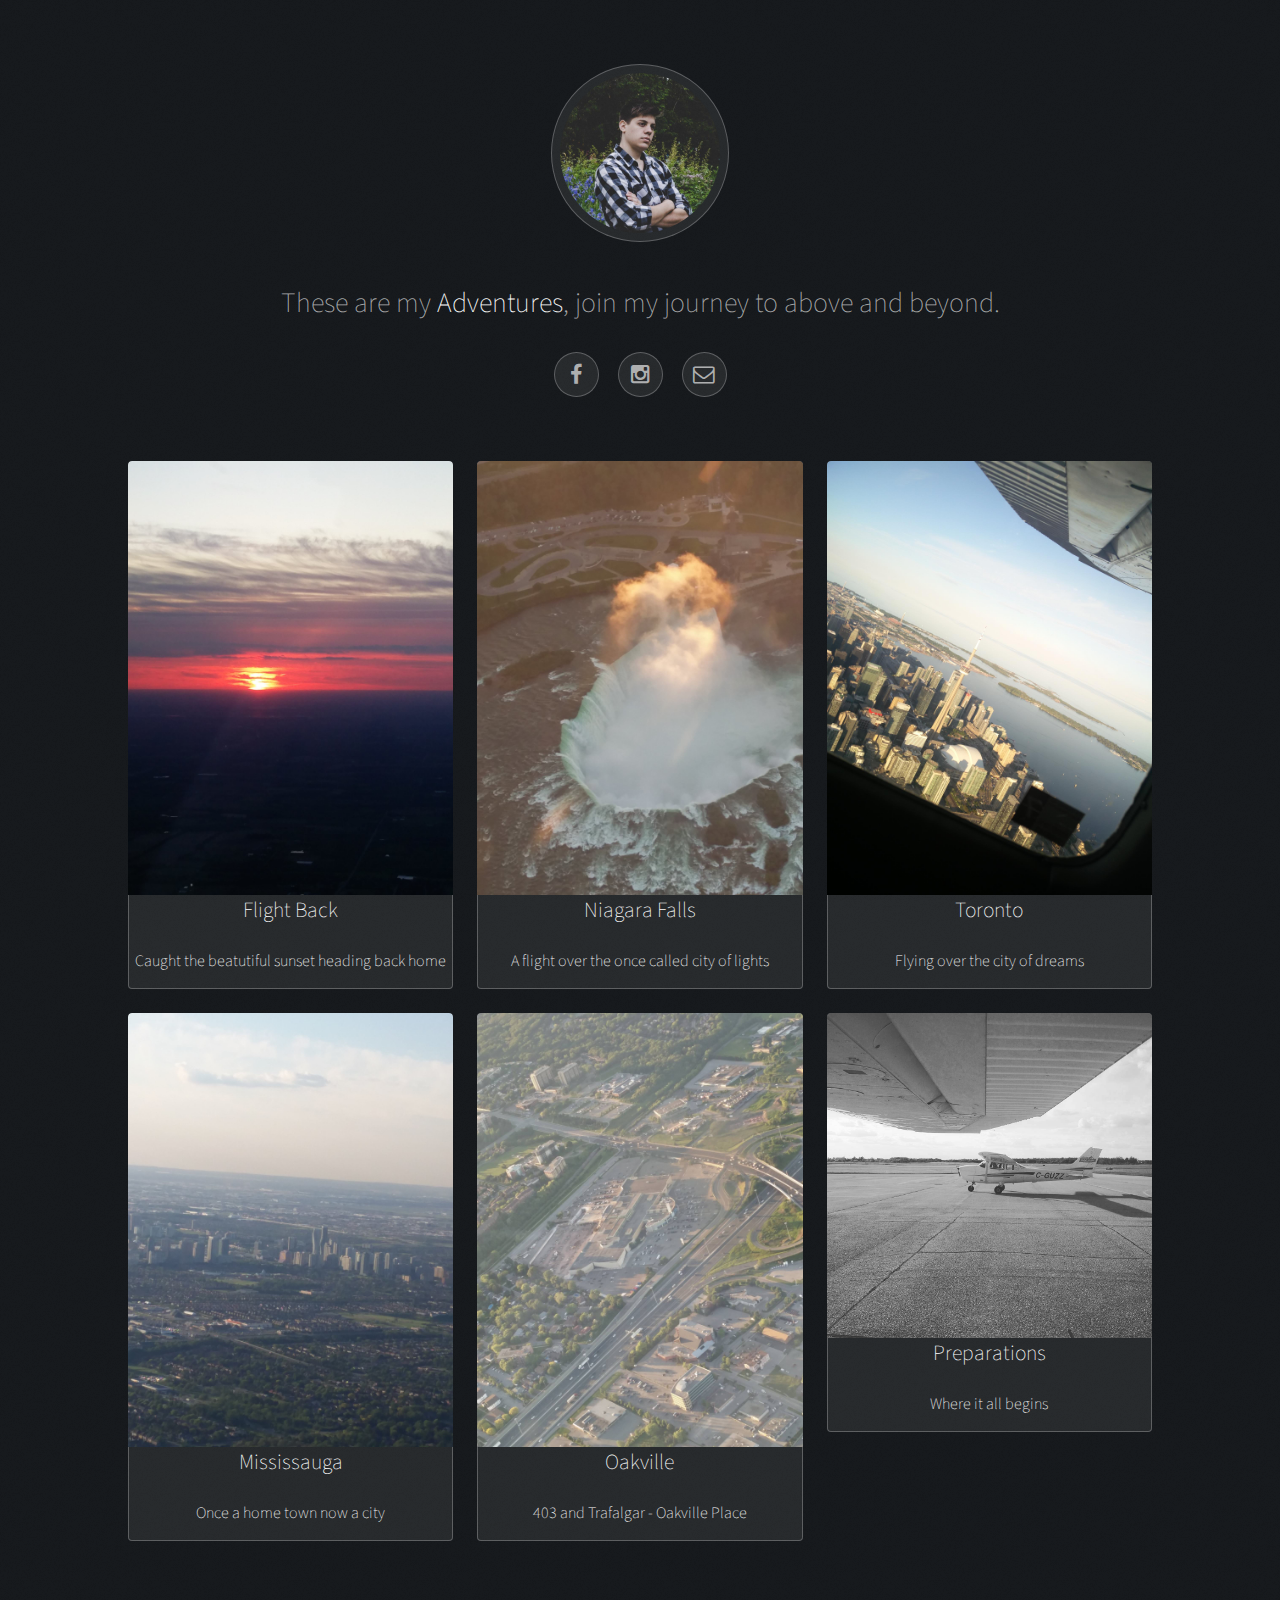
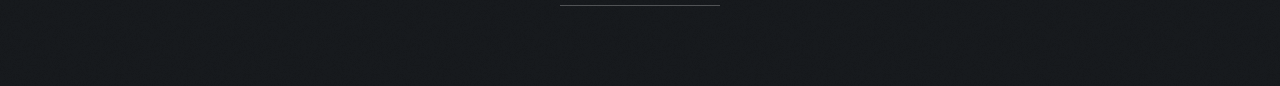
<file: adventures/adventures.html>
<!DOCTYPE HTML>
<!--
	Visualize by TEMPLATED
	templated.co @templatedco
	Released for free under the Creative Commons Attribution 3.0 license (templated.co/license)
-->
<html>
	<head>
		<title>Adventures</title>
		<link rel="shortcut icon" href="images/lion.png">
		<meta charset="utf-8" />
		<meta name="viewport" content="width=device-width, initial-scale=1" />
		<link rel="stylesheet" href="assets/css/main.css" />
	</head>
	<body>

		<!-- Wrapper -->
			<div id="wrapper">


				<!-- Header -->
					<header id="header">
						<span class="avatar"><img src="images/Okan.jpg" alt="" /></span>
						<h1>These are my <strong>Adventures</strong>, join my journey to above and beyond.</h1>
						<ul class="icons">
							<!--<li><a href="#" class="icon style2 fa-twitter"><span class="label">Twitter</span></a></li> -->
							<li><a href="" class="icon style2 fa-facebook"><span class="label">Facebook</span></a></li>
							<li><a href="https://www.instagram.com/okan_dodanli/" class="icon style2 fa-instagram"><span class="label">Instagram</span></a></li>
							<li><a href="#" class="icon style2 fa-envelope-o"><span class="label">Email</span></a></li>
						</ul>
					</header>

				<!-- Main -->
					<section id="main">

						<!-- Thumbnails -->
							<section class="thumbnails">
								<div>
									<a href="images/fulls/01.jpg">
										<img src="images/thumbs/sunset.jpg" alt="" />
										<h2> <strong> Flight Back </strong> </h2> <h4>Caught the beatutiful sunset heading back home</h4>
									</a>
									<a href="images/fulls/04.jpg">
										<img src="images/thumbs/mississauga.jpg" alt="" />
										<h2> <strong> Mississauga </strong> </h2> <h4>Once a home town now a city</h4>
									</a>
									
								</div>
								<div>
									<a href="images/fulls/03.jpg">
										<img src="images/thumbs/niagara-falls-2.jpg" alt="" />
										<h2> <strong> Niagara Falls </strong> </h2> <h4>A flight over the once called city of lights</h4>
									</a>
									<a href="images/fulls/07.jpg">
										<img src="images/thumbs/oakville.jpg" alt="" />
										<h2> <strong> Oakville </strong> </h2> <h4>403 and Trafalgar - Oakville Place</h4>
									</a>
									
								</div>
								<div>
									<a href="images/fulls/02.jpg">
										<img src="images/thumbs/toronto.jpg" alt="" />
										<h2> <strong> Toronto </strong> </h2> <h4>Flying over the city of dreams</h4>
									</a>
									<a href="images/fulls/05.jpg">
										<img src="images/thumbs/KW-apron.jpg" alt="" />
										<h2> <strong> Preparations </strong> </h2> <h4>Where it all begins</h4>
									</a>
								</div>
							</section>

					</section>

				<!-- Footer -->
					<footer id="footer">
						<!--<p>&copy; Untitled. All rights reserved. Design: <a href="http://templated.co">TEMPLATED</a>. Demo Images: <a href="http://unsplash.com">Unsplash</a>.</p> -->
					</footer>

			</div>
			


		<!-- Scripts -->
			<script src="assets/js/jquery.min.js"></script>
			<script src="assets/js/jquery.poptrox.min.js"></script>
			<script src="assets/js/skel.min.js"></script>
			<script src="assets/js/main.js"></script>

	</body>
</html>
</file>
<file: adventures/assets/css/main.css>
@charset "UTF-8";
@import url(font-awesome.min.css);
@import url("http://fonts.googleapis.com/css?family=Source+Sans+Pro:200");

/*
	Visualize by TEMPLATED
	templated.co @templatedco
	Released for free under the Creative Commons Attribution 3.0 license (templated.co/license)
*/

/* Reset */

	html, body, div, span, applet, object, iframe, h1, h2, h3, h4, h5, h6, p, blockquote, pre, a, abbr, acronym, address, big, cite, code, del, dfn, em, img, ins, kbd, q, s, samp, small, strike, strong, sub, sup, tt, var, b, u, i, center, dl, dt, dd, ol, ul, li, fieldset, form, label, legend, table, caption, tbody, tfoot, thead, tr, th, td, article, aside, canvas, details, embed, figure, figcaption, footer, header, hgroup, menu, nav, output, ruby, section, summary, time, mark, audio, video {
		margin: 0;
		padding: 0;
		border: 0;
		font-size: 100%;
		font: inherit;
		vertical-align: baseline;
	}

	article, aside, details, figcaption, figure, footer, header, hgroup, menu, nav, section {
		display: block;
	}

	body {
		line-height: 1;
	}

	ol, ul {
		list-style: none;
	}

	blockquote, q {
		quotes: none;
	}

	blockquote:before, blockquote:after, q:before, q:after {
		content: '';
		content: none;
	}

	table {
		border-collapse: collapse;
		border-spacing: 0;
	}

	body {
		-webkit-text-size-adjust: none;
	}

/* Box Model */

	*, *:before, *:after {
		-moz-box-sizing: border-box;
		-webkit-box-sizing: border-box;
		box-sizing: border-box;
	}

/* Grid */

	.row {
		border-bottom: solid 1px transparent;
		-moz-box-sizing: border-box;
		-webkit-box-sizing: border-box;
		box-sizing: border-box;
	}

	.row > * {
		float: left;
		-moz-box-sizing: border-box;
		-webkit-box-sizing: border-box;
		box-sizing: border-box;
	}

	.row:after, .row:before {
		content: '';
		display: block;
		clear: both;
		height: 0;
	}

	.row.uniform > * > :first-child {
		margin-top: 0;
	}

	.row.uniform > * > :last-child {
		margin-bottom: 0;
	}

	.row.\30 \25 > * {
		padding: 0 0 0 0em;
	}

	.row.\30 \25 {
		margin: 0 0 -1px 0em;
	}

	.row.uniform.\30 \25 > * {
		padding: 0em 0 0 0em;
	}

	.row.uniform.\30 \25 {
		margin: 0em 0 -1px 0em;
	}

	.row > * {
		padding: 0 0 0 2em;
	}

	.row {
		margin: 0 0 -1px -2em;
	}

	.row.uniform > * {
		padding: 2em 0 0 2em;
	}

	.row.uniform {
		margin: -2em 0 -1px -2em;
	}

	.row.\32 00\25 > * {
		padding: 0 0 0 4em;
	}

	.row.\32 00\25 {
		margin: 0 0 -1px -4em;
	}

	.row.uniform.\32 00\25 > * {
		padding: 4em 0 0 4em;
	}

	.row.uniform.\32 00\25 {
		margin: -4em 0 -1px -4em;
	}

	.row.\31 50\25 > * {
		padding: 0 0 0 3em;
	}

	.row.\31 50\25 {
		margin: 0 0 -1px -3em;
	}

	.row.uniform.\31 50\25 > * {
		padding: 3em 0 0 3em;
	}

	.row.uniform.\31 50\25 {
		margin: -3em 0 -1px -3em;
	}

	.row.\35 0\25 > * {
		padding: 0 0 0 1em;
	}

	.row.\35 0\25 {
		margin: 0 0 -1px -1em;
	}

	.row.uniform.\35 0\25 > * {
		padding: 1em 0 0 1em;
	}

	.row.uniform.\35 0\25 {
		margin: -1em 0 -1px -1em;
	}

	.row.\32 5\25 > * {
		padding: 0 0 0 0.5em;
	}

	.row.\32 5\25 {
		margin: 0 0 -1px -0.5em;
	}

	.row.uniform.\32 5\25 > * {
		padding: 0.5em 0 0 0.5em;
	}

	.row.uniform.\32 5\25 {
		margin: -0.5em 0 -1px -0.5em;
	}

	.\31 2u, .\31 2u\24 {
		width: 100%;
		clear: none;
		margin-left: 0;
	}

	.\31 1u, .\31 1u\24 {
		width: 91.6666666667%;
		clear: none;
		margin-left: 0;
	}

	.\31 0u, .\31 0u\24 {
		width: 83.3333333333%;
		clear: none;
		margin-left: 0;
	}

	.\39 u, .\39 u\24 {
		width: 75%;
		clear: none;
		margin-left: 0;
	}

	.\38 u, .\38 u\24 {
		width: 66.6666666667%;
		clear: none;
		margin-left: 0;
	}

	.\37 u, .\37 u\24 {
		width: 58.3333333333%;
		clear: none;
		margin-left: 0;
	}

	.\36 u, .\36 u\24 {
		width: 50%;
		clear: none;
		margin-left: 0;
	}

	.\35 u, .\35 u\24 {
		width: 41.6666666667%;
		clear: none;
		margin-left: 0;
	}

	.\34 u, .\34 u\24 {
		width: 33.3333333333%;
		clear: none;
		margin-left: 0;
	}

	.\33 u, .\33 u\24 {
		width: 25%;
		clear: none;
		margin-left: 0;
	}

	.\32 u, .\32 u\24 {
		width: 16.6666666667%;
		clear: none;
		margin-left: 0;
	}

	.\31 u, .\31 u\24 {
		width: 8.3333333333%;
		clear: none;
		margin-left: 0;
	}

	.\31 2u\24 + *,
	.\31 1u\24 + *,
	.\31 0u\24 + *,
	.\39 u\24 + *,
	.\38 u\24 + *,
	.\37 u\24 + *,
	.\36 u\24 + *,
	.\35 u\24 + *,
	.\34 u\24 + *,
	.\33 u\24 + *,
	.\32 u\24 + *,
	.\31 u\24 + * {
		clear: left;
	}

	.\-11u {
		margin-left: 91.66667%;
	}

	.\-10u {
		margin-left: 83.33333%;
	}

	.\-9u {
		margin-left: 75%;
	}

	.\-8u {
		margin-left: 66.66667%;
	}

	.\-7u {
		margin-left: 58.33333%;
	}

	.\-6u {
		margin-left: 50%;
	}

	.\-5u {
		margin-left: 41.66667%;
	}

	.\-4u {
		margin-left: 33.33333%;
	}

	.\-3u {
		margin-left: 25%;
	}

	.\-2u {
		margin-left: 16.66667%;
	}

	.\-1u {
		margin-left: 8.33333%;
	}

	@media screen and (max-width: 1680px) {

		.row > * {
			padding: 0 0 0 2em;
		}

		.row {
			margin: 0 0 -1px -2em;
		}

		.row.uniform > * {
			padding: 2em 0 0 2em;
		}

		.row.uniform {
			margin: -2em 0 -1px -2em;
		}

		.row.\32 00\25 > * {
			padding: 0 0 0 4em;
		}

		.row.\32 00\25 {
			margin: 0 0 -1px -4em;
		}

		.row.uniform.\32 00\25 > * {
			padding: 4em 0 0 4em;
		}

		.row.uniform.\32 00\25 {
			margin: -4em 0 -1px -4em;
		}

		.row.\31 50\25 > * {
			padding: 0 0 0 3em;
		}

		.row.\31 50\25 {
			margin: 0 0 -1px -3em;
		}

		.row.uniform.\31 50\25 > * {
			padding: 3em 0 0 3em;
		}

		.row.uniform.\31 50\25 {
			margin: -3em 0 -1px -3em;
		}

		.row.\35 0\25 > * {
			padding: 0 0 0 1em;
		}

		.row.\35 0\25 {
			margin: 0 0 -1px -1em;
		}

		.row.uniform.\35 0\25 > * {
			padding: 1em 0 0 1em;
		}

		.row.uniform.\35 0\25 {
			margin: -1em 0 -1px -1em;
		}

		.row.\32 5\25 > * {
			padding: 0 0 0 0.5em;
		}

		.row.\32 5\25 {
			margin: 0 0 -1px -0.5em;
		}

		.row.uniform.\32 5\25 > * {
			padding: 0.5em 0 0 0.5em;
		}

		.row.uniform.\32 5\25 {
			margin: -0.5em 0 -1px -0.5em;
		}

		.\31 2u\28xlarge\29, .\31 2u\24\28xlarge\29 {
			width: 100%;
			clear: none;
			margin-left: 0;
		}

		.\31 1u\28xlarge\29, .\31 1u\24\28xlarge\29 {
			width: 91.6666666667%;
			clear: none;
			margin-left: 0;
		}

		.\31 0u\28xlarge\29, .\31 0u\24\28xlarge\29 {
			width: 83.3333333333%;
			clear: none;
			margin-left: 0;
		}

		.\39 u\28xlarge\29, .\39 u\24\28xlarge\29 {
			width: 75%;
			clear: none;
			margin-left: 0;
		}

		.\38 u\28xlarge\29, .\38 u\24\28xlarge\29 {
			width: 66.6666666667%;
			clear: none;
			margin-left: 0;
		}

		.\37 u\28xlarge\29, .\37 u\24\28xlarge\29 {
			width: 58.3333333333%;
			clear: none;
			margin-left: 0;
		}

		.\36 u\28xlarge\29, .\36 u\24\28xlarge\29 {
			width: 50%;
			clear: none;
			margin-left: 0;
		}

		.\35 u\28xlarge\29, .\35 u\24\28xlarge\29 {
			width: 41.6666666667%;
			clear: none;
			margin-left: 0;
		}

		.\34 u\28xlarge\29, .\34 u\24\28xlarge\29 {
			width: 33.3333333333%;
			clear: none;
			margin-left: 0;
		}

		.\33 u\28xlarge\29, .\33 u\24\28xlarge\29 {
			width: 25%;
			clear: none;
			margin-left: 0;
		}

		.\32 u\28xlarge\29, .\32 u\24\28xlarge\29 {
			width: 16.6666666667%;
			clear: none;
			margin-left: 0;
		}

		.\31 u\28xlarge\29, .\31 u\24\28xlarge\29 {
			width: 8.3333333333%;
			clear: none;
			margin-left: 0;
		}

		.\31 2u\24\28xlarge\29 + *,
		.\31 1u\24\28xlarge\29 + *,
		.\31 0u\24\28xlarge\29 + *,
		.\39 u\24\28xlarge\29 + *,
		.\38 u\24\28xlarge\29 + *,
		.\37 u\24\28xlarge\29 + *,
		.\36 u\24\28xlarge\29 + *,
		.\35 u\24\28xlarge\29 + *,
		.\34 u\24\28xlarge\29 + *,
		.\33 u\24\28xlarge\29 + *,
		.\32 u\24\28xlarge\29 + *,
		.\31 u\24\28xlarge\29 + * {
			clear: left;
		}

		.\-11u\28xlarge\29 {
			margin-left: 91.66667%;
		}

		.\-10u\28xlarge\29 {
			margin-left: 83.33333%;
		}

		.\-9u\28xlarge\29 {
			margin-left: 75%;
		}

		.\-8u\28xlarge\29 {
			margin-left: 66.66667%;
		}

		.\-7u\28xlarge\29 {
			margin-left: 58.33333%;
		}

		.\-6u\28xlarge\29 {
			margin-left: 50%;
		}

		.\-5u\28xlarge\29 {
			margin-left: 41.66667%;
		}

		.\-4u\28xlarge\29 {
			margin-left: 33.33333%;
		}

		.\-3u\28xlarge\29 {
			margin-left: 25%;
		}

		.\-2u\28xlarge\29 {
			margin-left: 16.66667%;
		}

		.\-1u\28xlarge\29 {
			margin-left: 8.33333%;
		}

	}

	@media screen and (max-width: 1280px) {

		.row > * {
			padding: 0 0 0 2em;
		}

		.row {
			margin: 0 0 -1px -2em;
		}

		.row.uniform > * {
			padding: 2em 0 0 2em;
		}

		.row.uniform {
			margin: -2em 0 -1px -2em;
		}

		.row.\32 00\25 > * {
			padding: 0 0 0 4em;
		}

		.row.\32 00\25 {
			margin: 0 0 -1px -4em;
		}

		.row.uniform.\32 00\25 > * {
			padding: 4em 0 0 4em;
		}

		.row.uniform.\32 00\25 {
			margin: -4em 0 -1px -4em;
		}

		.row.\31 50\25 > * {
			padding: 0 0 0 3em;
		}

		.row.\31 50\25 {
			margin: 0 0 -1px -3em;
		}

		.row.uniform.\31 50\25 > * {
			padding: 3em 0 0 3em;
		}

		.row.uniform.\31 50\25 {
			margin: -3em 0 -1px -3em;
		}

		.row.\35 0\25 > * {
			padding: 0 0 0 1em;
		}

		.row.\35 0\25 {
			margin: 0 0 -1px -1em;
		}

		.row.uniform.\35 0\25 > * {
			padding: 1em 0 0 1em;
		}

		.row.uniform.\35 0\25 {
			margin: -1em 0 -1px -1em;
		}

		.row.\32 5\25 > * {
			padding: 0 0 0 0.5em;
		}

		.row.\32 5\25 {
			margin: 0 0 -1px -0.5em;
		}

		.row.uniform.\32 5\25 > * {
			padding: 0.5em 0 0 0.5em;
		}

		.row.uniform.\32 5\25 {
			margin: -0.5em 0 -1px -0.5em;
		}

		.\31 2u\28large\29, .\31 2u\24\28large\29 {
			width: 100%;
			clear: none;
			margin-left: 0;
		}

		.\31 1u\28large\29, .\31 1u\24\28large\29 {
			width: 91.6666666667%;
			clear: none;
			margin-left: 0;
		}

		.\31 0u\28large\29, .\31 0u\24\28large\29 {
			width: 83.3333333333%;
			clear: none;
			margin-left: 0;
		}

		.\39 u\28large\29, .\39 u\24\28large\29 {
			width: 75%;
			clear: none;
			margin-left: 0;
		}

		.\38 u\28large\29, .\38 u\24\28large\29 {
			width: 66.6666666667%;
			clear: none;
			margin-left: 0;
		}

		.\37 u\28large\29, .\37 u\24\28large\29 {
			width: 58.3333333333%;
			clear: none;
			margin-left: 0;
		}

		.\36 u\28large\29, .\36 u\24\28large\29 {
			width: 50%;
			clear: none;
			margin-left: 0;
		}

		.\35 u\28large\29, .\35 u\24\28large\29 {
			width: 41.6666666667%;
			clear: none;
			margin-left: 0;
		}

		.\34 u\28large\29, .\34 u\24\28large\29 {
			width: 33.3333333333%;
			clear: none;
			margin-left: 0;
		}

		.\33 u\28large\29, .\33 u\24\28large\29 {
			width: 25%;
			clear: none;
			margin-left: 0;
		}

		.\32 u\28large\29, .\32 u\24\28large\29 {
			width: 16.6666666667%;
			clear: none;
			margin-left: 0;
		}

		.\31 u\28large\29, .\31 u\24\28large\29 {
			width: 8.3333333333%;
			clear: none;
			margin-left: 0;
		}

		.\31 2u\24\28large\29 + *,
		.\31 1u\24\28large\29 + *,
		.\31 0u\24\28large\29 + *,
		.\39 u\24\28large\29 + *,
		.\38 u\24\28large\29 + *,
		.\37 u\24\28large\29 + *,
		.\36 u\24\28large\29 + *,
		.\35 u\24\28large\29 + *,
		.\34 u\24\28large\29 + *,
		.\33 u\24\28large\29 + *,
		.\32 u\24\28large\29 + *,
		.\31 u\24\28large\29 + * {
			clear: left;
		}

		.\-11u\28large\29 {
			margin-left: 91.66667%;
		}

		.\-10u\28large\29 {
			margin-left: 83.33333%;
		}

		.\-9u\28large\29 {
			margin-left: 75%;
		}

		.\-8u\28large\29 {
			margin-left: 66.66667%;
		}

		.\-7u\28large\29 {
			margin-left: 58.33333%;
		}

		.\-6u\28large\29 {
			margin-left: 50%;
		}

		.\-5u\28large\29 {
			margin-left: 41.66667%;
		}

		.\-4u\28large\29 {
			margin-left: 33.33333%;
		}

		.\-3u\28large\29 {
			margin-left: 25%;
		}

		.\-2u\28large\29 {
			margin-left: 16.66667%;
		}

		.\-1u\28large\29 {
			margin-left: 8.33333%;
		}

	}

	@media screen and (max-width: 980px) {

		.row > * {
			padding: 0 0 0 2em;
		}

		.row {
			margin: 0 0 -1px -2em;
		}

		.row.uniform > * {
			padding: 2em 0 0 2em;
		}

		.row.uniform {
			margin: -2em 0 -1px -2em;
		}

		.row.\32 00\25 > * {
			padding: 0 0 0 4em;
		}

		.row.\32 00\25 {
			margin: 0 0 -1px -4em;
		}

		.row.uniform.\32 00\25 > * {
			padding: 4em 0 0 4em;
		}

		.row.uniform.\32 00\25 {
			margin: -4em 0 -1px -4em;
		}

		.row.\31 50\25 > * {
			padding: 0 0 0 3em;
		}

		.row.\31 50\25 {
			margin: 0 0 -1px -3em;
		}

		.row.uniform.\31 50\25 > * {
			padding: 3em 0 0 3em;
		}

		.row.uniform.\31 50\25 {
			margin: -3em 0 -1px -3em;
		}

		.row.\35 0\25 > * {
			padding: 0 0 0 1em;
		}

		.row.\35 0\25 {
			margin: 0 0 -1px -1em;
		}

		.row.uniform.\35 0\25 > * {
			padding: 1em 0 0 1em;
		}

		.row.uniform.\35 0\25 {
			margin: -1em 0 -1px -1em;
		}

		.row.\32 5\25 > * {
			padding: 0 0 0 0.5em;
		}

		.row.\32 5\25 {
			margin: 0 0 -1px -0.5em;
		}

		.row.uniform.\32 5\25 > * {
			padding: 0.5em 0 0 0.5em;
		}

		.row.uniform.\32 5\25 {
			margin: -0.5em 0 -1px -0.5em;
		}

		.\31 2u\28medium\29, .\31 2u\24\28medium\29 {
			width: 100%;
			clear: none;
			margin-left: 0;
		}

		.\31 1u\28medium\29, .\31 1u\24\28medium\29 {
			width: 91.6666666667%;
			clear: none;
			margin-left: 0;
		}

		.\31 0u\28medium\29, .\31 0u\24\28medium\29 {
			width: 83.3333333333%;
			clear: none;
			margin-left: 0;
		}

		.\39 u\28medium\29, .\39 u\24\28medium\29 {
			width: 75%;
			clear: none;
			margin-left: 0;
		}

		.\38 u\28medium\29, .\38 u\24\28medium\29 {
			width: 66.6666666667%;
			clear: none;
			margin-left: 0;
		}

		.\37 u\28medium\29, .\37 u\24\28medium\29 {
			width: 58.3333333333%;
			clear: none;
			margin-left: 0;
		}

		.\36 u\28medium\29, .\36 u\24\28medium\29 {
			width: 50%;
			clear: none;
			margin-left: 0;
		}

		.\35 u\28medium\29, .\35 u\24\28medium\29 {
			width: 41.6666666667%;
			clear: none;
			margin-left: 0;
		}

		.\34 u\28medium\29, .\34 u\24\28medium\29 {
			width: 33.3333333333%;
			clear: none;
			margin-left: 0;
		}

		.\33 u\28medium\29, .\33 u\24\28medium\29 {
			width: 25%;
			clear: none;
			margin-left: 0;
		}

		.\32 u\28medium\29, .\32 u\24\28medium\29 {
			width: 16.6666666667%;
			clear: none;
			margin-left: 0;
		}

		.\31 u\28medium\29, .\31 u\24\28medium\29 {
			width: 8.3333333333%;
			clear: none;
			margin-left: 0;
		}

		.\31 2u\24\28medium\29 + *,
		.\31 1u\24\28medium\29 + *,
		.\31 0u\24\28medium\29 + *,
		.\39 u\24\28medium\29 + *,
		.\38 u\24\28medium\29 + *,
		.\37 u\24\28medium\29 + *,
		.\36 u\24\28medium\29 + *,
		.\35 u\24\28medium\29 + *,
		.\34 u\24\28medium\29 + *,
		.\33 u\24\28medium\29 + *,
		.\32 u\24\28medium\29 + *,
		.\31 u\24\28medium\29 + * {
			clear: left;
		}

		.\-11u\28medium\29 {
			margin-left: 91.66667%;
		}

		.\-10u\28medium\29 {
			margin-left: 83.33333%;
		}

		.\-9u\28medium\29 {
			margin-left: 75%;
		}

		.\-8u\28medium\29 {
			margin-left: 66.66667%;
		}

		.\-7u\28medium\29 {
			margin-left: 58.33333%;
		}

		.\-6u\28medium\29 {
			margin-left: 50%;
		}

		.\-5u\28medium\29 {
			margin-left: 41.66667%;
		}

		.\-4u\28medium\29 {
			margin-left: 33.33333%;
		}

		.\-3u\28medium\29 {
			margin-left: 25%;
		}

		.\-2u\28medium\29 {
			margin-left: 16.66667%;
		}

		.\-1u\28medium\29 {
			margin-left: 8.33333%;
		}

	}

	@media screen and (max-width: 736px) {

		.row > * {
			padding: 0 0 0 2em;
		}

		.row {
			margin: 0 0 -1px -2em;
		}

		.row.uniform > * {
			padding: 2em 0 0 2em;
		}

		.row.uniform {
			margin: -2em 0 -1px -2em;
		}

		.row.\32 00\25 > * {
			padding: 0 0 0 4em;
		}

		.row.\32 00\25 {
			margin: 0 0 -1px -4em;
		}

		.row.uniform.\32 00\25 > * {
			padding: 4em 0 0 4em;
		}

		.row.uniform.\32 00\25 {
			margin: -4em 0 -1px -4em;
		}

		.row.\31 50\25 > * {
			padding: 0 0 0 3em;
		}

		.row.\31 50\25 {
			margin: 0 0 -1px -3em;
		}

		.row.uniform.\31 50\25 > * {
			padding: 3em 0 0 3em;
		}

		.row.uniform.\31 50\25 {
			margin: -3em 0 -1px -3em;
		}

		.row.\35 0\25 > * {
			padding: 0 0 0 1em;
		}

		.row.\35 0\25 {
			margin: 0 0 -1px -1em;
		}

		.row.uniform.\35 0\25 > * {
			padding: 1em 0 0 1em;
		}

		.row.uniform.\35 0\25 {
			margin: -1em 0 -1px -1em;
		}

		.row.\32 5\25 > * {
			padding: 0 0 0 0.5em;
		}

		.row.\32 5\25 {
			margin: 0 0 -1px -0.5em;
		}

		.row.uniform.\32 5\25 > * {
			padding: 0.5em 0 0 0.5em;
		}

		.row.uniform.\32 5\25 {
			margin: -0.5em 0 -1px -0.5em;
		}

		.\31 2u\28small\29, .\31 2u\24\28small\29 {
			width: 100%;
			clear: none;
			margin-left: 0;
		}

		.\31 1u\28small\29, .\31 1u\24\28small\29 {
			width: 91.6666666667%;
			clear: none;
			margin-left: 0;
		}

		.\31 0u\28small\29, .\31 0u\24\28small\29 {
			width: 83.3333333333%;
			clear: none;
			margin-left: 0;
		}

		.\39 u\28small\29, .\39 u\24\28small\29 {
			width: 75%;
			clear: none;
			margin-left: 0;
		}

		.\38 u\28small\29, .\38 u\24\28small\29 {
			width: 66.6666666667%;
			clear: none;
			margin-left: 0;
		}

		.\37 u\28small\29, .\37 u\24\28small\29 {
			width: 58.3333333333%;
			clear: none;
			margin-left: 0;
		}

		.\36 u\28small\29, .\36 u\24\28small\29 {
			width: 50%;
			clear: none;
			margin-left: 0;
		}

		.\35 u\28small\29, .\35 u\24\28small\29 {
			width: 41.6666666667%;
			clear: none;
			margin-left: 0;
		}

		.\34 u\28small\29, .\34 u\24\28small\29 {
			width: 33.3333333333%;
			clear: none;
			margin-left: 0;
		}

		.\33 u\28small\29, .\33 u\24\28small\29 {
			width: 25%;
			clear: none;
			margin-left: 0;
		}

		.\32 u\28small\29, .\32 u\24\28small\29 {
			width: 16.6666666667%;
			clear: none;
			margin-left: 0;
		}

		.\31 u\28small\29, .\31 u\24\28small\29 {
			width: 8.3333333333%;
			clear: none;
			margin-left: 0;
		}

		.\31 2u\24\28small\29 + *,
		.\31 1u\24\28small\29 + *,
		.\31 0u\24\28small\29 + *,
		.\39 u\24\28small\29 + *,
		.\38 u\24\28small\29 + *,
		.\37 u\24\28small\29 + *,
		.\36 u\24\28small\29 + *,
		.\35 u\24\28small\29 + *,
		.\34 u\24\28small\29 + *,
		.\33 u\24\28small\29 + *,
		.\32 u\24\28small\29 + *,
		.\31 u\24\28small\29 + * {
			clear: left;
		}

		.\-11u\28small\29 {
			margin-left: 91.66667%;
		}

		.\-10u\28small\29 {
			margin-left: 83.33333%;
		}

		.\-9u\28small\29 {
			margin-left: 75%;
		}

		.\-8u\28small\29 {
			margin-left: 66.66667%;
		}

		.\-7u\28small\29 {
			margin-left: 58.33333%;
		}

		.\-6u\28small\29 {
			margin-left: 50%;
		}

		.\-5u\28small\29 {
			margin-left: 41.66667%;
		}

		.\-4u\28small\29 {
			margin-left: 33.33333%;
		}

		.\-3u\28small\29 {
			margin-left: 25%;
		}

		.\-2u\28small\29 {
			margin-left: 16.66667%;
		}

		.\-1u\28small\29 {
			margin-left: 8.33333%;
		}

	}

	@media screen and (max-width: 480px) {

		.row > * {
			padding: 0 0 0 2em;
		}

		.row {
			margin: 0 0 -1px -2em;
		}

		.row.uniform > * {
			padding: 2em 0 0 2em;
		}

		.row.uniform {
			margin: -2em 0 -1px -2em;
		}

		.row.\32 00\25 > * {
			padding: 0 0 0 4em;
		}

		.row.\32 00\25 {
			margin: 0 0 -1px -4em;
		}

		.row.uniform.\32 00\25 > * {
			padding: 4em 0 0 4em;
		}

		.row.uniform.\32 00\25 {
			margin: -4em 0 -1px -4em;
		}

		.row.\31 50\25 > * {
			padding: 0 0 0 3em;
		}

		.row.\31 50\25 {
			margin: 0 0 -1px -3em;
		}

		.row.uniform.\31 50\25 > * {
			padding: 3em 0 0 3em;
		}

		.row.uniform.\31 50\25 {
			margin: -3em 0 -1px -3em;
		}

		.row.\35 0\25 > * {
			padding: 0 0 0 1em;
		}

		.row.\35 0\25 {
			margin: 0 0 -1px -1em;
		}

		.row.uniform.\35 0\25 > * {
			padding: 1em 0 0 1em;
		}

		.row.uniform.\35 0\25 {
			margin: -1em 0 -1px -1em;
		}

		.row.\32 5\25 > * {
			padding: 0 0 0 0.5em;
		}

		.row.\32 5\25 {
			margin: 0 0 -1px -0.5em;
		}

		.row.uniform.\32 5\25 > * {
			padding: 0.5em 0 0 0.5em;
		}

		.row.uniform.\32 5\25 {
			margin: -0.5em 0 -1px -0.5em;
		}

		.\31 2u\28xsmall\29, .\31 2u\24\28xsmall\29 {
			width: 100%;
			clear: none;
			margin-left: 0;
		}

		.\31 1u\28xsmall\29, .\31 1u\24\28xsmall\29 {
			width: 91.6666666667%;
			clear: none;
			margin-left: 0;
		}

		.\31 0u\28xsmall\29, .\31 0u\24\28xsmall\29 {
			width: 83.3333333333%;
			clear: none;
			margin-left: 0;
		}

		.\39 u\28xsmall\29, .\39 u\24\28xsmall\29 {
			width: 75%;
			clear: none;
			margin-left: 0;
		}

		.\38 u\28xsmall\29, .\38 u\24\28xsmall\29 {
			width: 66.6666666667%;
			clear: none;
			margin-left: 0;
		}

		.\37 u\28xsmall\29, .\37 u\24\28xsmall\29 {
			width: 58.3333333333%;
			clear: none;
			margin-left: 0;
		}

		.\36 u\28xsmall\29, .\36 u\24\28xsmall\29 {
			width: 50%;
			clear: none;
			margin-left: 0;
		}

		.\35 u\28xsmall\29, .\35 u\24\28xsmall\29 {
			width: 41.6666666667%;
			clear: none;
			margin-left: 0;
		}

		.\34 u\28xsmall\29, .\34 u\24\28xsmall\29 {
			width: 33.3333333333%;
			clear: none;
			margin-left: 0;
		}

		.\33 u\28xsmall\29, .\33 u\24\28xsmall\29 {
			width: 25%;
			clear: none;
			margin-left: 0;
		}

		.\32 u\28xsmall\29, .\32 u\24\28xsmall\29 {
			width: 16.6666666667%;
			clear: none;
			margin-left: 0;
		}

		.\31 u\28xsmall\29, .\31 u\24\28xsmall\29 {
			width: 8.3333333333%;
			clear: none;
			margin-left: 0;
		}

		.\31 2u\24\28xsmall\29 + *,
		.\31 1u\24\28xsmall\29 + *,
		.\31 0u\24\28xsmall\29 + *,
		.\39 u\24\28xsmall\29 + *,
		.\38 u\24\28xsmall\29 + *,
		.\37 u\24\28xsmall\29 + *,
		.\36 u\24\28xsmall\29 + *,
		.\35 u\24\28xsmall\29 + *,
		.\34 u\24\28xsmall\29 + *,
		.\33 u\24\28xsmall\29 + *,
		.\32 u\24\28xsmall\29 + *,
		.\31 u\24\28xsmall\29 + * {
			clear: left;
		}

		.\-11u\28xsmall\29 {
			margin-left: 91.66667%;
		}

		.\-10u\28xsmall\29 {
			margin-left: 83.33333%;
		}

		.\-9u\28xsmall\29 {
			margin-left: 75%;
		}

		.\-8u\28xsmall\29 {
			margin-left: 66.66667%;
		}

		.\-7u\28xsmall\29 {
			margin-left: 58.33333%;
		}

		.\-6u\28xsmall\29 {
			margin-left: 50%;
		}

		.\-5u\28xsmall\29 {
			margin-left: 41.66667%;
		}

		.\-4u\28xsmall\29 {
			margin-left: 33.33333%;
		}

		.\-3u\28xsmall\29 {
			margin-left: 25%;
		}

		.\-2u\28xsmall\29 {
			margin-left: 16.66667%;
		}

		.\-1u\28xsmall\29 {
			margin-left: 8.33333%;
		}

	}

/* Basic */

	@-ms-viewport {
		width: device-width;
	}

	body {
		-ms-overflow-style: scrollbar;
	}

	@media screen and (max-width: 480px) {

		html, body {
			min-width: 320px;
		}

	}

	body {
		background: #1b1f22;
		background-image: linear-gradient(to top, rgba(19, 21, 25, 0.5), rgba(19, 21, 25, 0.5)), url("../../images/overlay.png");
		
		

	}

		body.is-loading *, body.is-loading *:before, body.is-loading *:after {
			-moz-animation: none !important;
			-webkit-animation: none !important;
			-ms-animation: none !important;
			animation: none !important;
			-moz-transition: none !important;
			-webkit-transition: none !important;
			-ms-transition: none !important;
			transition: none !important;
		}

/* Type */

	body, input, select, textarea {
		color: rgba(255, 255, 255, 0.65);
		font-family: "Source Sans Pro", Helvetica, sans-serif;
		font-size: 13pt;
		font-weight: 200;
		line-height: 1.65;
	}

		@media screen and (max-width: 1280px) {

			body, input, select, textarea {
				font-size: 12pt;
			}

		}

	a {
		color: inherit;
		text-decoration: none;
		border-bottom: dotted 1px rgba(255, 255, 255, 0.35);
		-moz-transition: border-bottom-color 0.2s ease-in-out, color 0.2s ease-in-out;
		-webkit-transition: border-bottom-color 0.2s ease-in-out, color 0.2s ease-in-out;
		-ms-transition: border-bottom-color 0.2s ease-in-out, color 0.2s ease-in-out;
		transition: border-bottom-color 0.2s ease-in-out, color 0.2s ease-in-out;
	}

		a:hover {
			color: #ffffff;
			border-bottom-color: transparent;
		}

	strong, b {
		color: #ffffff;
		font-weight: 200;
	}

	em, i {
		font-style: italic;
	}

	p {
		margin: 0 0 2em 0;
	}

	h1, h2, h3, h4, h5, h6 {
		color: #ffffff;
		font-weight: 200;
		line-height: 1.5;
		margin: 0 0 1em 0;
	}

		h1 a, h2 a, h3 a, h4 a, h5 a, h6 a {
			color: inherit;
			text-decoration: none;
		}

		@media screen and (max-width: 980px) {

			h1 br, h2 br, h3 br, h4 br, h5 br, h6 br {
				display: none;
			}

		}

	h1 {
		font-size: 1.75em;
	}

		@media screen and (max-width: 980px) {

			h1 {
				font-size: 1.5em;
			}

		}

		@media screen and (max-width: 736px) {

			h1 {
				font-size: 1.25em;
			}

		}

	h2 {
		font-size: 1.35em;
	}

		@media screen and (max-width: 736px) {

			h2 {
				font-size: 1em;
			}

		}

	h3 {
		font-size: 1em;
	}

	h4 {
		font-size: 1em;
	}

	h5 {
		font-size: 0.9em;
	}

	h6 {
		font-size: 0.7em;
	}

	sub {
		font-size: 0.8em;
		position: relative;
		top: 0.5em;
	}

	sup {
		font-size: 0.8em;
		position: relative;
		top: -0.5em;
	}

	blockquote {
		border-left: solid 4px rgba(255, 255, 255, 0.25);
		font-style: italic;
		margin: 0 0 2em 0;
		padding: 0.5em 0 0.5em 2em;
	}

	code {
		background: rgba(255, 255, 255, 0.075);
		border-radius: 4px;
		border: solid 1px rgba(255, 255, 255, 0.25);
		font-family: "Courier New", monospace;
		font-size: 0.9em;
		margin: 0 0.25em;
		padding: 0.25em 0.65em;
	}

	pre {
		-webkit-overflow-scrolling: touch;
		font-family: "Courier New", monospace;
		font-size: 0.9em;
		margin: 0 0 2em 0;
	}

		pre code {
			display: block;
			line-height: 1.75;
			padding: 1em 1.5em;
			overflow-x: auto;
		}

	hr {
		border: 0;
		border-bottom: solid 1px rgba(255, 255, 255, 0.25);
		margin: 2em 0;
	}

		hr.major {
			margin: 3em 0;
		}

	.align-left {
		text-align: left;
	}

	.align-center {
		text-align: center;
	}

	.align-right {
		text-align: right;
	}

/* Section/Article */

	section.special, article.special {
		text-align: center;
	}

	header p {
		color: rgba(255, 255, 255, 0.35);
		position: relative;
		margin: 0 0 1.5em 0;
	}

	header h2 + p {
		font-size: 1.25em;
		margin-top: -1em;
	}

	header h3 + p {
		font-size: 1.1em;
		margin-top: -0.8em;
	}

	header h4 + p,
	header h5 + p,
	header h6 + p {
		font-size: 0.9em;
		margin-top: -0.6em;
	}

/* Form */

	form {
		margin: 0 0 2em 0;
	}

	label {
		color: #ffffff;
		display: block;
		font-size: 0.9em;
		font-weight: 200;
		margin: 0 0 1em 0;
	}

	input[type="text"],
	input[type="password"],
	input[type="email"],
	input[type="tel"],
	select,
	textarea {
		-moz-appearance: none;
		-webkit-appearance: none;
		-ms-appearance: none;
		appearance: none;
		background: rgba(255, 255, 255, 0.075);
		border-radius: 4px;
		border: none;
		border: solid 1px rgba(255, 255, 255, 0.25);
		color: inherit;
		display: block;
		outline: 0;
		padding: 0 1em;
		text-decoration: none;
		width: 100%;
	}

		input[type="text"]:invalid,
		input[type="password"]:invalid,
		input[type="email"]:invalid,
		input[type="tel"]:invalid,
		select:invalid,
		textarea:invalid {
			box-shadow: none;
		}

		input[type="text"]:focus,
		input[type="password"]:focus,
		input[type="email"]:focus,
		input[type="tel"]:focus,
		select:focus,
		textarea:focus {
			border-color: #FF6382;
			box-shadow: 0 0 0 1px #FF6382;
		}

	.select-wrapper {
		text-decoration: none;
		display: block;
		position: relative;
	}

		.select-wrapper:before {
			content: "";
			-moz-osx-font-smoothing: grayscale;
			-webkit-font-smoothing: antialiased;
			font-family: FontAwesome;
			font-style: normal;
			font-weight: normal;
			text-transform: none !important;
		}

		.select-wrapper:before {
			color: rgba(255, 255, 255, 0.25);
			display: block;
			height: 2.75em;
			line-height: 2.75em;
			pointer-events: none;
			position: absolute;
			right: 0;
			text-align: center;
			top: 0;
			width: 2.75em;
		}

		.select-wrapper select::-ms-expand {
			display: none;
		}

	input[type="text"],
	input[type="password"],
	input[type="email"],
	select {
		height: 2.75em;
	}

	textarea {
		padding: 0.75em 1em;
	}

	input[type="checkbox"],
	input[type="radio"] {
		-moz-appearance: none;
		-webkit-appearance: none;
		-ms-appearance: none;
		appearance: none;
		display: block;
		float: left;
		margin-right: -2em;
		opacity: 0;
		width: 1em;
		z-index: -1;
	}

		input[type="checkbox"] + label,
		input[type="radio"] + label {
			text-decoration: none;
			color: rgba(255, 255, 255, 0.65);
			cursor: pointer;
			display: inline-block;
			font-size: 1em;
			font-weight: 200;
			padding-left: 2.4em;
			padding-right: 0.75em;
			position: relative;
		}

			input[type="checkbox"] + label:before,
			input[type="radio"] + label:before {
				-moz-osx-font-smoothing: grayscale;
				-webkit-font-smoothing: antialiased;
				font-family: FontAwesome;
				font-style: normal;
				font-weight: normal;
				text-transform: none !important;
			}

			input[type="checkbox"] + label:before,
			input[type="radio"] + label:before {
				background: rgba(255, 255, 255, 0.075);
				border-radius: 4px;
				border: solid 1px rgba(255, 255, 255, 0.25);
				content: '';
				display: inline-block;
				height: 1.65em;
				left: 0;
				line-height: 1.58125em;
				position: absolute;
				text-align: center;
				top: 0;
				width: 1.65em;
			}

		input[type="checkbox"]:checked + label:before,
		input[type="radio"]:checked + label:before {
			background: #FF6382;
			border-color: #FF6382;
			color: #ffffff;
			content: '\f00c';
		}

		input[type="checkbox"]:focus + label:before,
		input[type="radio"]:focus + label:before {
			border-color: #FF6382;
			box-shadow: 0 0 0 1px #FF6382;
		}

	input[type="checkbox"] + label:before {
		border-radius: 4px;
	}

	input[type="radio"] + label:before {
		border-radius: 100%;
	}

	::-webkit-input-placeholder {
		color: rgba(255, 255, 255, 0.35) !important;
		opacity: 1.0;
	}

	:-moz-placeholder {
		color: rgba(255, 255, 255, 0.35) !important;
		opacity: 1.0;
	}

	::-moz-placeholder {
		color: rgba(255, 255, 255, 0.35) !important;
		opacity: 1.0;
	}

	:-ms-input-placeholder {
		color: rgba(255, 255, 255, 0.35) !important;
		opacity: 1.0;
	}

	.formerize-placeholder {
		color: rgba(255, 255, 255, 0.35) !important;
		opacity: 1.0;
	}

/* Box */

	.box {
		border-radius: 4px;
		border: solid 1px rgba(255, 255, 255, 0.25);
		margin-bottom: 2em;
		padding: 1.5em;
	}

		.box > :last-child,
		.box > :last-child > :last-child,
		.box > :last-child > :last-child > :last-child {
			margin-bottom: 0;
		}

		.box.alt {
			border: 0;
			border-radius: 0;
			padding: 0;
		}

/* Icon */

	.icon {
		text-decoration: none;
		border-bottom: none;
		position: relative;
	}

		.icon:before {
			-moz-osx-font-smoothing: grayscale;
			-webkit-font-smoothing: antialiased;
			font-family: FontAwesome;
			font-style: normal;
			font-weight: normal;
			text-transform: none !important;
		}

		.icon > .label {
			display: none;
		}

		.icon.style2 {
			-moz-transition: all 0.2s ease;
			-webkit-transition: all 0.2s ease;
			-ms-transition: all 0.2s ease;
			transition: all 0.2s ease;
			border-radius: 100%;
			display: inline-block;
			padding: 0.5em;
			border: solid 1px rgba(255, 255, 255, 0.25);
			background-color: rgba(255, 255, 255, 0.075);
		}

			.icon.style2:before {
				display: block;
				width: 1.25em;
				height: 1.25em;
				line-height: 1.25em;
				font-size: 1.35em;
			}

			.icon.style2:hover {
				background-color: rgba(255, 255, 255, 0.25);
			}

			@media screen and (max-width: 736px) {

				.icon.style2:before {
					font-size: 1em;
				}

			}

/* Image */

	.image {
		border-radius: 4px;
		border: 0;
		display: inline-block;
		position: relative;
	}

		.image img {
			border-radius: 4px;
			display: block;
		}

		.image.left, .image.right {
			max-width: 40%;
		}

			.image.left img, .image.right img {
				width: 100%;
			}

		.image.left {
			float: left;
			padding: 0 1.5em 1em 0;
			top: 0.25em;
		}

		.image.right {
			float: right;
			padding: 0 0 1em 1.5em;
			top: 0.25em;
		}

		.image.fit {
			display: block;
			margin: 0 0 2em 0;
			width: 100%;
		}

			.image.fit img {
				width: 100%;
			}

		.image.main {
			display: block;
			margin: 0 0 3em 0;
			width: 100%;
		}

			.image.main img {
				width: 100%;
			}

/* List */

	ol {
		list-style: decimal;
		margin: 0 0 2em 0;
		padding-left: 1.25em;
	}

		ol li {
			padding-left: 0.25em;
		}

	ul {
		list-style: disc;
		margin: 0 0 2em 0;
		padding-left: 1em;
	}

		ul li {
			padding-left: 0.5em;
		}

		ul.alt {
			list-style: none;
			padding-left: 0;
		}

			ul.alt li {
				border-top: solid 1px rgba(255, 255, 255, 0.25);
				padding: 0.5em 0;
			}

				ul.alt li:first-child {
					border-top: 0;
					padding-top: 0;
				}

		ul.icons {
			cursor: default;
			list-style: none;
			padding-left: 0;
		}

			ul.icons li {
				display: inline-block;
				padding: 0 1em 0 0;
			}

				ul.icons li:last-child {
					padding-right: 0;
				}

		ul.actions {
			cursor: default;
			list-style: none;
			padding-left: 0;
		}

			ul.actions li {
				display: inline-block;
				padding: 0 1em 0 0;
				vertical-align: middle;
			}

				ul.actions li:last-child {
					padding-right: 0;
				}

			ul.actions.small li {
				padding: 0 0.5em 0 0;
			}

			ul.actions.vertical li {
				display: block;
				padding: 1em 0 0 0;
			}

				ul.actions.vertical li:first-child {
					padding-top: 0;
				}

				ul.actions.vertical li > * {
					margin-bottom: 0;
				}

			ul.actions.vertical.small li {
				padding: 0.5em 0 0 0;
			}

				ul.actions.vertical.small li:first-child {
					padding-top: 0;
				}

			ul.actions.fit {
				display: table;
				margin-left: -1em;
				padding: 0;
				table-layout: fixed;
				width: calc(100% + 1em);
			}

				ul.actions.fit li {
					display: table-cell;
					padding: 0 0 0 1em;
				}

					ul.actions.fit li > * {
						margin-bottom: 0;
					}

				ul.actions.fit.small {
					margin-left: -0.5em;
					width: calc(100% + 0.5em);
				}

					ul.actions.fit.small li {
						padding: 0 0 0 0.5em;
					}

			@media screen and (max-width: 480px) {

				ul.actions {
					margin: 0 0 2em 0;
				}

					ul.actions li {
						padding: 1em 0 0 0;
						display: block;
						text-align: center;
						width: 100%;
					}

						ul.actions li:first-child {
							padding-top: 0;
						}

						ul.actions li > * {
							width: 100%;
							margin: 0 !important;
						}

							ul.actions li > *.icon:before {
								margin-left: -2em;
							}

					ul.actions.small li {
						padding: 0.5em 0 0 0;
					}

						ul.actions.small li:first-child {
							padding-top: 0;
						}

			}

	dl {
		margin: 0 0 2em 0;
	}

		dl dt {
			display: block;
			font-weight: 200;
			margin: 0 0 1em 0;
		}

		dl dd {
			margin-left: 2em;
		}

/* Table */

	.table-wrapper {
		-webkit-overflow-scrolling: touch;
		overflow-x: auto;
	}

	table {
		margin: 0 0 2em 0;
		width: 100%;
	}

		table tbody tr {
			border: solid 1px rgba(255, 255, 255, 0.25);
			border-left: 0;
			border-right: 0;
		}

			table tbody tr:nth-child(2n + 1) {
				background-color: rgba(255, 255, 255, 0.075);
			}

		table td {
			padding: 0.75em 0.75em;
		}

		table th {
			color: #ffffff;
			font-size: 0.9em;
			font-weight: 200;
			padding: 0 0.75em 0.75em 0.75em;
			text-align: left;
		}

		table thead {
			border-bottom: solid 2px rgba(255, 255, 255, 0.25);
		}

		table tfoot {
			border-top: solid 2px rgba(255, 255, 255, 0.25);
		}

		table.alt {
			border-collapse: separate;
		}

			table.alt tbody tr td {
				border: solid 1px rgba(255, 255, 255, 0.25);
				border-left-width: 0;
				border-top-width: 0;
			}

				table.alt tbody tr td:first-child {
					border-left-width: 1px;
				}

			table.alt tbody tr:first-child td {
				border-top-width: 1px;
			}

			table.alt thead {
				border-bottom: 0;
			}

			table.alt tfoot {
				border-top: 0;
			}

/* Button */

	input[type="submit"],
	input[type="reset"],
	input[type="button"],
	button,
	.button {
		-moz-appearance: none;
		-webkit-appearance: none;
		-ms-appearance: none;
		appearance: none;
		-moz-transition: background-color 0.2s ease-in-out, color 0.2s ease-in-out;
		-webkit-transition: background-color 0.2s ease-in-out, color 0.2s ease-in-out;
		-ms-transition: background-color 0.2s ease-in-out, color 0.2s ease-in-out;
		transition: background-color 0.2s ease-in-out, color 0.2s ease-in-out;
		background-color: #FF6382;
		border-radius: 4px;
		border: 0;
		color: !important;
		cursor: pointer;
		display: inline-block;
		font-weight: 200;
		height: 2.85em;
		line-height: 2.95em;
		padding: 0 1.5em;
		text-align: center;
		text-decoration: none;
		white-space: nowrap;
	}

		input[type="submit"]:hover,
		input[type="reset"]:hover,
		input[type="button"]:hover,
		button:hover,
		.button:hover {
			background-color: #ff7c96;
		}

		input[type="submit"]:active,
		input[type="reset"]:active,
		input[type="button"]:active,
		button:active,
		.button:active {
			background-color: #ff496e;
		}

		input[type="submit"].icon,
		input[type="reset"].icon,
		input[type="button"].icon,
		button.icon,
		.button.icon {
			padding-left: 1.35em;
		}

			input[type="submit"].icon:before,
			input[type="reset"].icon:before,
			input[type="button"].icon:before,
			button.icon:before,
			.button.icon:before {
				margin-right: 0.5em;
			}

		input[type="submit"].fit,
		input[type="reset"].fit,
		input[type="button"].fit,
		button.fit,
		.button.fit {
			display: block;
			margin: 0 0 1em 0;
			width: 100%;
		}

		input[type="submit"].small,
		input[type="reset"].small,
		input[type="button"].small,
		button.small,
		.button.small {
			font-size: 0.8em;
		}

		input[type="submit"].big,
		input[type="reset"].big,
		input[type="button"].big,
		button.big,
		.button.big {
			font-size: 1.35em;
		}

		input[type="submit"].alt,
		input[type="reset"].alt,
		input[type="button"].alt,
		button.alt,
		.button.alt {
			background-color: transparent;
			box-shadow: inset 0 0 0 2px rgba(255, 255, 255, 0.25);
			color: #ffffff !important;
		}

			input[type="submit"].alt:hover,
			input[type="reset"].alt:hover,
			input[type="button"].alt:hover,
			button.alt:hover,
			.button.alt:hover {
				background-color: rgba(255, 255, 255, 0.075);
			}

			input[type="submit"].alt:active,
			input[type="reset"].alt:active,
			input[type="button"].alt:active,
			button.alt:active,
			.button.alt:active {
				background-color: rgba(255, 0, 0, 0.2);
			}

			input[type="submit"].alt.icon:before,
			input[type="reset"].alt.icon:before,
			input[type="button"].alt.icon:before,
			button.alt.icon:before,
			.button.alt.icon:before {
				color: rgba(255, 255, 255, 0.35);
			}

		input[type="submit"].special,
		input[type="reset"].special,
		input[type="button"].special,
		button.special,
		.button.special {
			background-color: #FF6382;
			color: !important;
		}

			input[type="submit"].special:hover,
			input[type="reset"].special:hover,
			input[type="button"].special:hover,
			button.special:hover,
			.button.special:hover {
				background-color: #ff7c96;
			}

			input[type="submit"].special:active,
			input[type="reset"].special:active,
			input[type="button"].special:active,
			button.special:active,
			.button.special:active {
				background-color: #ff496e;
			}

		input[type="submit"].disabled, input[type="submit"]:disabled,
		input[type="reset"].disabled,
		input[type="reset"]:disabled,
		input[type="button"].disabled,
		input[type="button"]:disabled,
		button.disabled,
		button:disabled,
		.button.disabled,
		.button:disabled {
			background-color: rgba(255, 255, 255, 0.65) !important;
			box-shadow: inset 0 -0.15em 0 0 rgba(0, 0, 0, 0.15);
			color: #000 !important;
			cursor: default;
			opacity: 0.25;
		}

		@media screen and (max-width: 480px) {

			input[type="submit"],
			input[type="reset"],
			input[type="button"],
			button,
			.button {
				padding: 0;
			}

		}

/* Thumbnails */

	.thumbnails {
		display: -moz-flex;
		display: -webkit-flex;
		display: -ms-flex;
		display: flex;
		-moz-flex-direction: row;
		-webkit-flex-direction: row;
		-ms-flex-direction: row;
		flex-direction: row;
		position: relative;
		margin: 0 0 2em -2em;
	}

		.thumbnails a {
			-moz-transition: all 0.2s ease;
			-webkit-transition: all 0.2s ease;
			-ms-transition: all 0.2s ease;
			transition: all 0.2s ease;
			border-bottom: none;
			display: block;
			width: 100%;
			margin: 0 0 2em 0;
			text-align: center;
			border-radius: 4px;
			box-shadow: inset 0 0 0 1px rgba(255, 255, 255, 0.25);
			background-color: rgba(255, 255, 255, 0.075);
			cursor: pointer;
			outline: 0;
			overflow: hidden;
		}

			.thumbnails a img {
				display: block;
				width: 100%;
				border-top-left-radius: 4px;
				border-top-right-radius: 4px;
			}

			.thumbnails a h3 {
				margin: 1em;
			}

			.thumbnails a:hover {
				background-color: rgba(255, 255, 255, 0.25);
				box-shadow: inset 0 0 0 1px rgba(255, 255, 255, 0.25), 0 0 0.5em 0 #FF6382;
			}

		.thumbnails > div {
			display: -moz-flex;
			display: -webkit-flex;
			display: -ms-flex;
			display: flex;
			-moz-flex-direction: column;
			-webkit-flex-direction: column;
			-ms-flex-direction: column;
			flex-direction: column;
			width: calc(100% / 3);
			padding-left: 2em;
		}

			.thumbnails > div > :last-child {
				margin-bottom: 0;
			}

		@media screen and (max-width: 1280px) {

			.thumbnails {
				margin: 0 0 2em -1.5em;
			}

				.thumbnails a {
					margin: 0 0 1.5em 0;
				}

				.thumbnails > div {
					padding-left: 1.5em;
				}

		}

		@media screen and (max-width: 980px) {

			.thumbnails h3 {
				font-size: 0.8em;
			}

		}

		@media screen and (max-width: 480px) {

			.thumbnails {
				display: block;
			}

				.thumbnails a {
					margin: 0 0 2em 0 !important;
				}

				.thumbnails > div {
					display: block;
					width: 100%;
				}

					.thumbnails > div:last-child > :last-child {
						margin-bottom: 0 !important;
					}

				.thumbnails h3 {
					font-size: 1em;
				}

		}

/* Poptrox */

	.poptrox-popup {
		-moz-box-sizing: content-box;
		-webkit-box-sizing: content-box;
		-ms-box-sizing: content-box;
		box-sizing: content-box;
		background: rgba(255, 255, 255, 0.25);
		box-shadow: 0 0.5em 3em 0 rgba(0, 0, 0, 0.25);
		border-radius: 4px;
		overflow: hidden;
	}

		.poptrox-popup .closer {
			-moz-transition: opacity 0.2s ease-in-out;
			-webkit-transition: opacity 0.2s ease-in-out;
			-ms-transition: opacity 0.2s ease-in-out;
			transition: opacity 0.2s ease-in-out;
			text-decoration: none;
			position: absolute;
			top: 1em;
			right: 1em;
			z-index: 2;
			-webkit-tap-highlight-color: rgba(255, 255, 255, 0);
			white-space: nowrap;
			text-indent: 2.5em;
			overflow: hidden;
			width: 2.5em;
			height: 2.5em;
			display: block;
		}

			.poptrox-popup .closer:before {
				content: "";
				-moz-osx-font-smoothing: grayscale;
				-webkit-font-smoothing: antialiased;
				font-family: FontAwesome;
				font-style: normal;
				font-weight: normal;
				text-transform: none !important;
			}

			.poptrox-popup .closer:before {
				display: block;
				position: relative;
				text-indent: 0;
				border-radius: 100%;
				box-shadow: inset 0 0 0 1px #ffffff;
				color: #ffffff !important;
				width: 2.5em;
				height: 2.5em;
				line-height: 2.5em;
			}

		.poptrox-popup:hover .closer {
			opacity: 0.5;
		}

			.poptrox-popup:hover .closer:hover {
				opacity: 1.0;
			}

/* Wrapper */

	#wrapper {
		max-width: 68em;
		width: 100%;
		margin: 0 auto;
		padding: 0 2em;
		opacity: 1;
		filter: none;
		-moz-transition: opacity 1s ease, -moz-filter 1s ease;
		-webkit-transition: opacity 1s ease, -webkit-filter 1s ease;
		-ms-transition: opacity 1s ease, -ms-filter 1s ease;
		transition: opacity 1s ease, filter 1s ease;
	}

	body.is-loading #wrapper {
		opacity: 0;
		-moz-filter: blur(1px);
		-webkit-filter: blur(1px);
		-ms-filter: blur(1px);
		filter: blur(1px);
	}

	body.is-covered #wrapper {
		-moz-filter: blur(3px);
		-webkit-filter: blur(3px);
		-ms-filter: blur(3px);
		filter: blur(3px);
	}

/* Header */

	#header {
		text-align: center;
		padding: 6em 0 4em 0;
	}

		#header h1 {
			color: rgba(255, 255, 255, 0.65);
		}

		#header .avatar {
			border-radius: 100%;
			display: inline-block;
			margin: 0 0 2em 0;
			padding: 0.5em;
			border: solid 1px rgba(255, 255, 255, 0.25);
			background-color: rgba(255, 255, 255, 0.075);
		}

			#header .avatar img {
				border-radius: 100%;
				display: block;
				width: 10em;
			}

		@media screen and (max-width: 1280px) {

			#header {
				padding: 4em 0 2em 0;
			}

		}

/* Footer */

	#footer {
		text-align: center;
		padding: 4em 0 4em 0;
	}

		#footer:before {
			content: '';
			border-top: solid 1px rgba(255, 255, 255, 0.25);
			width: 10em;
			display: block;
			margin: 0 auto 3em auto;
		}

		@media screen and (max-width: 1280px) {

			#footer {
				padding: 2em 0 2em 0;
			}

		}
</file>
